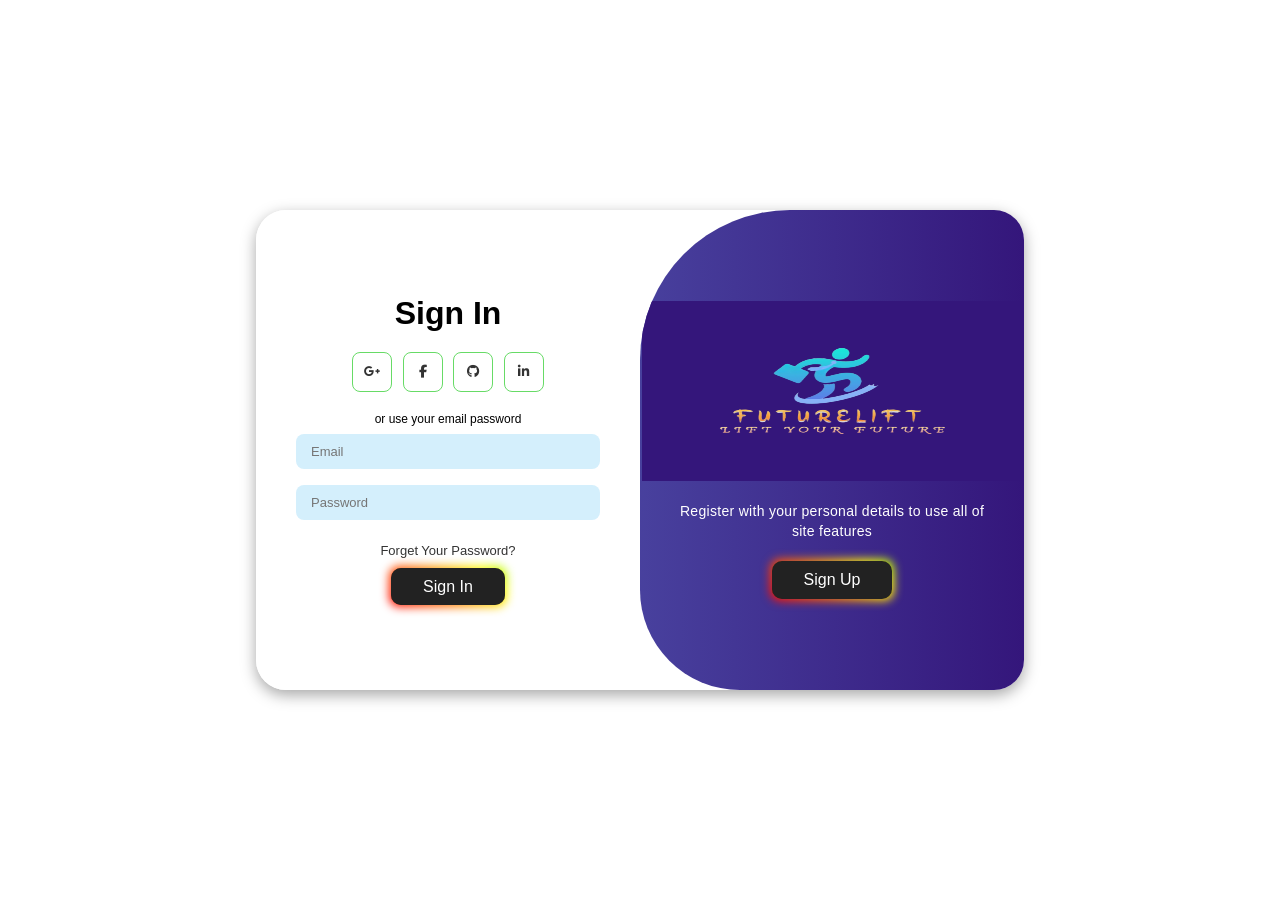
<file: login page/index.html>
<!DOCTYPE html>
<html lang="en">

<head>
    <meta charset="UTF-8">
    <meta name="viewport" content="width=device-width, initial-scale=1.0">
    <link rel="stylesheet" href="https://cdnjs.cloudflare.com/ajax/libs/font-awesome/6.4.2/css/all.min.css">
    <link rel="stylesheet" href="style.css">
    <title>Login Page </title>
</head>

<body>
    <div class="container" id="container">
        <div class="form-container sign-up">
            <form>
                <h1>Create Account</h1>
                <div class="social-icons">
                    <a href="#" class="icon"><i class="fa-brands fa-google-plus-g"></i></a>
                    <a href="#" class="icon"><i class="fa-brands fa-facebook-f"></i></a>
                    <a href="#" class="icon"><i class="fa-brands fa-github"></i></a>
                    <a href="#" class="icon"><i class="fa-brands fa-linkedin-in"></i></a>
                </div>
                <span>or use your email for registeration</span>
                <input type="text" placeholder="Full Name">
                <input type="number" placeholder="Contact Number">
                <input type="email" placeholder="Email">
                <input type="password" placeholder="Password">
                <input type="password" placeholder="Confirom Password">
                <div class="button-85" type="button">Sign Up</button>
                </div>
            </form>
        </div>
        <div class="form-container sign-in">
            <form>
                <h1>Sign In</h1>
                <div class="social-icons">
                    <a href="#" class="icon"><i class="fa-brands fa-google-plus-g"></i></a>
                    <a href="#" class="icon"><i class="fa-brands fa-facebook-f"></i></a>
                    <a href="#" class="icon"><i class="fa-brands fa-github"></i></a>
                    <a href="#" class="icon"><i class="fa-brands fa-linkedin-in"></i></a>
                </div>
                <span>or use your email password</span>
                <input type="email" placeholder="Email">
                <input type="password" placeholder="Password"> 
                <a href="#">Forget Your Password?</a>
                <div class="button-85" type="button">Sign In</button></div>
            </form>
        </div>
        <div class="toggle-container">
            <div class="toggle">
                <div class="toggle-panel toggle-left">
                    <h1>Welcome Back!</h1>
                    <p>Enter your personal details to use all of site features</p>
                    <div class="button-85" id="login" type="button">Sign In</button></div>
                </div>
                <div class="toggle-panel toggle-right">
                    <img src="logo.png" width="380px" height="180px">
                    <p>Register with your personal details to use all of site features</p>
                    <div class="button-85" id ="register" type="button">Sign Up</button>
                    </div>
                </div>
            </div>
        </div>
    </div>

    <script src="script.js"></script>
</body>

</html>
</file>
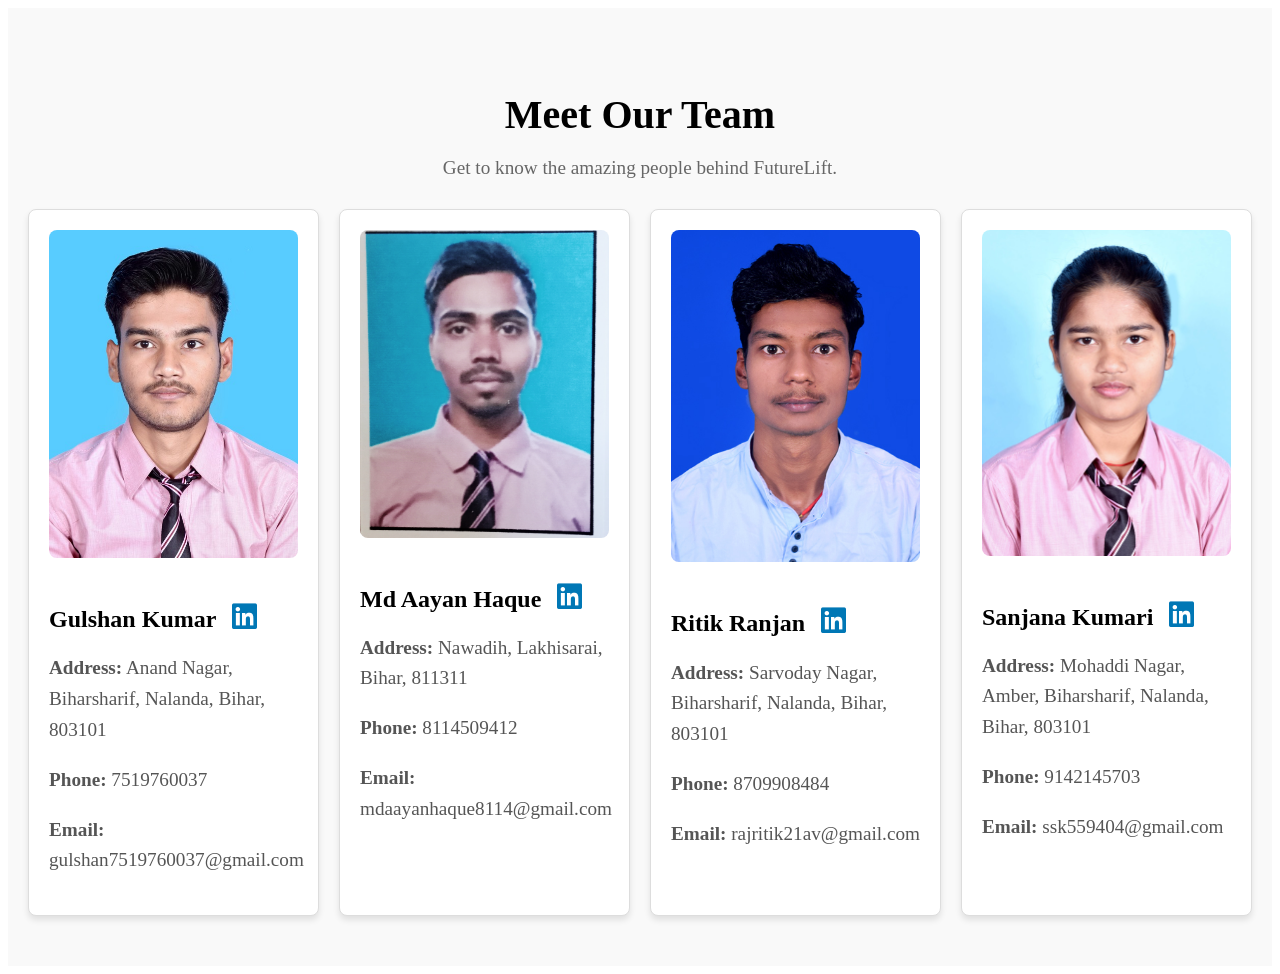
<file: Our Team/index.html>
<!DOCTYPE html>
<html lang="en">
<head>
    <meta charset="UTF-8">
    <meta name="viewport" content="width=device-width, initial-scale=1.0">
    <title>Meet Our Team</title>
    <link href="https://cdnjs.cloudflare.com/ajax/libs/font-awesome/6.0.0/css/all.min.css" rel="stylesheet">

    <link rel="stylesheet" href="style.css">
</head>
<body>
    <section class="our-team">
        <div class="section-header">
            <h2>Meet Our Team</h2>
            <p>Get to know the amazing people behind FutureLift.</p>
        </div>
        <div class="team-grid">
           
            <div class="team-card">
                <img src="gulshan.jpg" alt="Gulshan Kumar">
                <h3>Gulshan Kumar
                    <a href="https://www.linkedin.com/in/gulshan-kumar-6106b722b/" target="_blank">
                        <i class="fab fa-linkedin" style="color:#0077B5;"></i>
                    </a>
                </h3>
                <p><strong>Address:</strong> Anand Nagar, Biharsharif, Nalanda, Bihar, 803101</p>
                <p><strong>Phone:</strong> 7519760037</p>
                <p><strong>Email:</strong> gulshan7519760037@gmail.com</p>
            </div>
            <div class="team-card">
                <img src="aayan.jpg" alt="Md Aayan Haque">
                <h3>Md Aayan Haque
                    <a href="https://www.linkedin.com/in/md-aayan-haque8114/" target="_blank">
                        <i class="fab fa-linkedin" style="color:#0077B5;"></i>
                    </a>
                </h3>
                
                <p><strong>Address:</strong> Nawadih, Lakhisarai, Bihar, 811311</p>
                <p><strong>Phone:</strong> 8114509412</p>
                <p><strong>Email:</strong> mdaayanhaque8114@gmail.com</p>
            </div>
            <div class="team-card">
                <img src="ritik.JPG" alt="Ritik Ranjan">
                <h3>Ritik Ranjan
                    <a href="https://www.linkedin.com/in/ritik-ranjan-15913522a/" target="_blank">
                        <i class="fab fa-linkedin" style="color:#0077B5;"></i>
                    </a>
                </h3>
                <p><strong>Address:</strong> Sarvoday Nagar, Biharsharif, Nalanda, Bihar, 803101</p>
                <p><strong>Phone:</strong> 8709908484</p>
                <p><strong>Email:</strong> rajritik21av@gmail.com</p>
            </div>
            
            <div class="team-card">
                <img src="sanjana.jpg" alt="Sanjana Kumari">
                <h3>Sanjana Kumari
                    <a href="https://www.linkedin.com/in/sanjana-kumari-306082231/" target="_blank">
                        <i class="fab fa-linkedin" style="color:#0077B5;"></i>
                    </a>
                </h3>
                <p><strong>Address:</strong> Mohaddi Nagar, Amber, Biharsharif, Nalanda, Bihar, 803101</p>
                <p><strong>Phone:</strong> 9142145703</p>
                <p><strong>Email:</strong> ssk559404@gmail.com</p>
            </div>
           
           
        </div>
    </section>
</body>
</html>
</file>
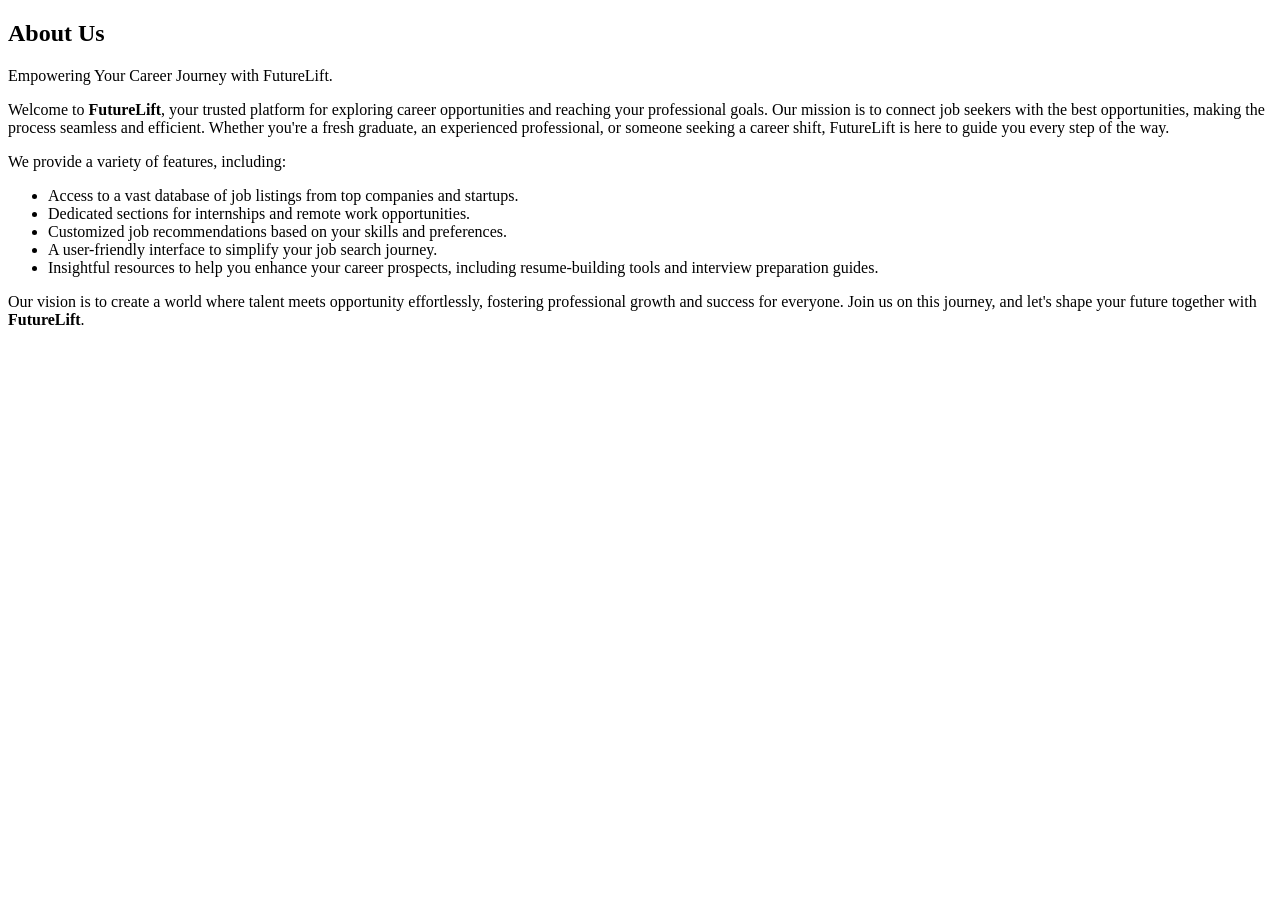
<file: About us/about.html>
<!DOCTYPE html>
<html lang="en">
<head>
    <meta charset="UTF-8">
    <meta name="viewport" content="width=device-width, initial-scale=1.0">
    <title>Document</title>
</head>
<body>
    <section class="about-us">
        <div class="section-header">
            <h2>About Us</h2>
            <p>Empowering Your Career Journey with FutureLift.</p>
        </div>
        <div class="about-content">
            <p>
                Welcome to <strong>FutureLift</strong>, your trusted platform for exploring career opportunities and reaching your professional goals. 
                Our mission is to connect job seekers with the best opportunities, making the process seamless and efficient. 
                Whether you're a fresh graduate, an experienced professional, or someone seeking a career shift, 
                FutureLift is here to guide you every step of the way.
            </p>
            <p>
                We provide a variety of features, including:
            </p>
            <ul>
                <li>Access to a vast database of job listings from top companies and startups.</li>
                <li>Dedicated sections for internships and remote work opportunities.</li>
                <li>Customized job recommendations based on your skills and preferences.</li>
                <li>A user-friendly interface to simplify your job search journey.</li>
                <li>Insightful resources to help you enhance your career prospects, including resume-building tools and interview preparation guides.</li>
            </ul>
            <p>
                Our vision is to create a world where talent meets opportunity effortlessly, fostering professional growth and success for everyone. 
                Join us on this journey, and let's shape your future together with <strong>FutureLift</strong>.
            </p>
        </div>
    </section>
    
</body>
</html>
</file>
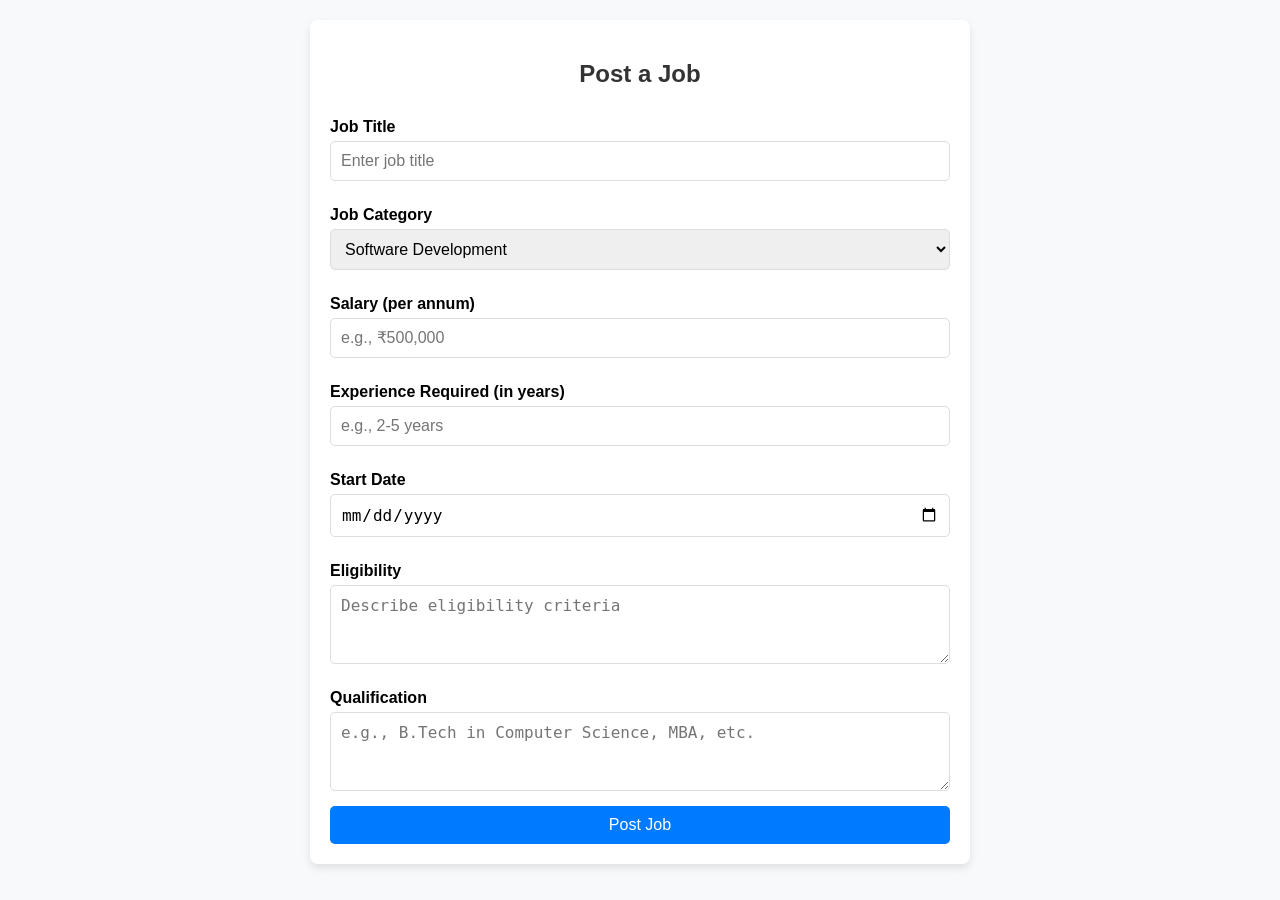
<file: Backend/admin.html>
<!DOCTYPE html>
<html lang="en">
<head>
    <meta charset="UTF-8">
    <meta name="viewport" content="width=device-width, initial-scale=1.0">
    <title>Admin Job Posting</title>
    <style>
        body {
            font-family: Arial, sans-serif;
            margin: 20px;
            padding: 0;
            background-color: #f8f9fa;
        }
        .job-form-container {
            width: 50%;
            margin: 0 auto;
            background: #fff;
            padding: 20px;
            border-radius: 8px;
            box-shadow: 0px 4px 8px rgba(0, 0, 0, 0.1);
        }
        .job-form-container h2 {
            text-align: center;
            color: #333;
        }
        .job-form-container form {
            display: flex;
            flex-direction: column;
        }
        .job-form-container form label {
            margin: 10px 0 5px;
            font-weight: bold;
        }
        .job-form-container form input, 
        .job-form-container form textarea, 
        .job-form-container form select {
            padding: 10px;
            margin-bottom: 15px;
            border: 1px solid #ddd;
            border-radius: 5px;
            font-size: 16px;
        }
        .job-form-container form button {
            padding: 10px 20px;
            border: none;
            background: #007bff;
            color: #fff;
            border-radius: 5px;
            font-size: 16px;
            cursor: pointer;
            transition: 0.3s;
        }
        .job-form-container form button:hover {
            background: #0056b3;
        }
    </style>
</head>
<body>
    <div class="job-form-container">
        <h2>Post a Job</h2>
        <form id="jobForm">
            <label for="jobTitle">Job Title</label>
            <input type="text" id="jobTitle" name="jobTitle" placeholder="Enter job title" required>
            
            <label for="category">Job Category</label>
            <select id="category" name="category">
                <option value="Software Development">Software Development</option>
                <option value="Marketing">Marketing</option>
                <option value="Design">Design</option>
                <option value="Engineering">Engineering</option>
            </select>
            
            <label for="salary">Salary (per annum)</label>
            <input type="text" id="salary" name="salary" placeholder="e.g., ₹500,000" required>
            
            <label for="experience">Experience Required (in years)</label>
            <input type="text" id="experience" name="experience" placeholder="e.g., 2-5 years" required>
            
            <label for="startDate">Start Date</label>
            <input type="date" id="startDate" name="startDate" required>
            
            <label for="eligibility">Eligibility</label>
            <textarea id="eligibility" name="eligibility" rows="3" placeholder="Describe eligibility criteria" required></textarea>
            
            <label for="qualification">Qualification</label>
            <textarea id="qualification" name="qualification" rows="3" placeholder="e.g., B.Tech in Computer Science, MBA, etc." required></textarea>
            
            <button type="submit">Post Job</button>
        </form>
    </div>

    <script>
        document.getElementById('jobForm').addEventListener('submit', async function (e) {
            e.preventDefault();
            const formData = new FormData(e.target);

            const jobData = {};
            formData.forEach((value, key) => {
                jobData[key] = value;
            });

            try {
                const response = await fetch('http://localhost:3000/api/jobs', {
                    method: 'POST',
                    headers: {
                        'Content-Type': 'application/json',
                    },
                    body: JSON.stringify(jobData),
                });

                if (response.ok) {
                    alert('Job posted successfully!');
                    e.target.reset();
                } else {
                    alert('Failed to post job');
                }
            } catch (err) {
                console.error(err);
                alert('An error occurred while posting the job.');
            }
        });
    </script>
</body>
</html>
</file>
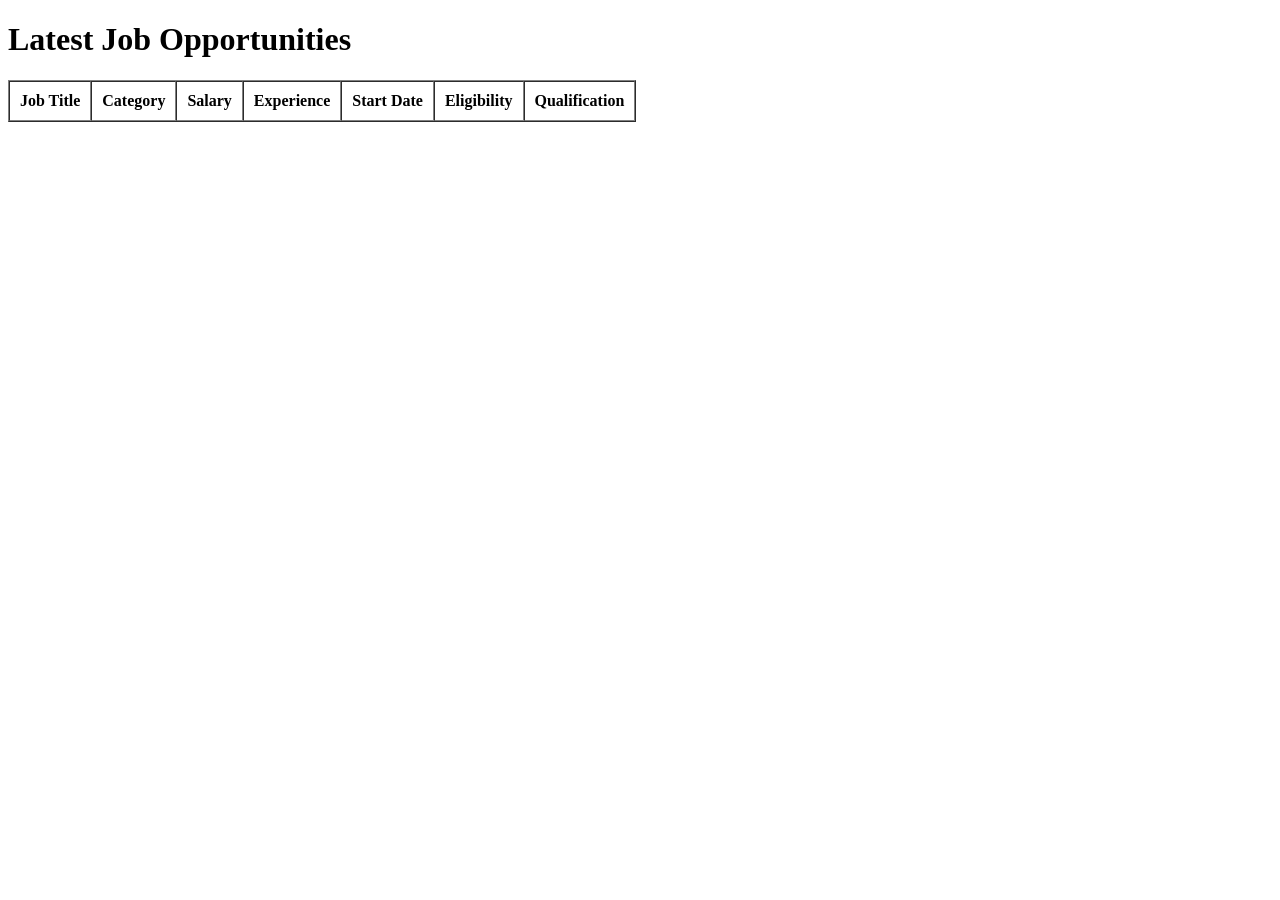
<file: Backend/jobs.html>
<!DOCTYPE html>
<html lang="en">
<head>
    <meta charset="UTF-8">
    <meta name="viewport" content="width=device-width, initial-scale=1.0">
    <title>Job Listings</title>
</head>
<body>
    <h1>Latest Job Opportunities</h1>
    <table border="1" cellpadding="10" cellspacing="0" id="jobsTable">
        <thead>
            <tr>
                <th>Job Title</th>
                <th>Category</th>
                <th>Salary</th>
                <th>Experience</th>
                <th>Start Date</th>
                <th>Eligibility</th>
                <th>Qualification</th>
            </tr>
        </thead>
        <tbody></tbody>
    </table>

    <script>
        async function fetchJobs() {
            try {
                const response = await fetch('http://localhost:3000/api/jobs');
                const jobs = await response.json();
                const tableBody = document.getElementById('jobsTable').querySelector('tbody');
                tableBody.innerHTML = '';
                jobs.forEach(job => {
                    const row = `
                        <tr>
                            <td>${job.jobTitle}</td>
                            <td>${job.category}</td>
                            <td>${job.salary}</td>
                            <td>${job.experience}</td>
                            <td>${new Date(job.startDate).toLocaleDateString()}</td>
                            <td>${job.eligibility}</td>
                            <td>${job.qualification}</td>
                        </tr>`;
                    tableBody.innerHTML += row;
                });
            } catch (err) {
                console.error(err);
                alert('Failed to fetch jobs');
            }
        }
        fetchJobs();
    </script>
</body>
</html>
</file>
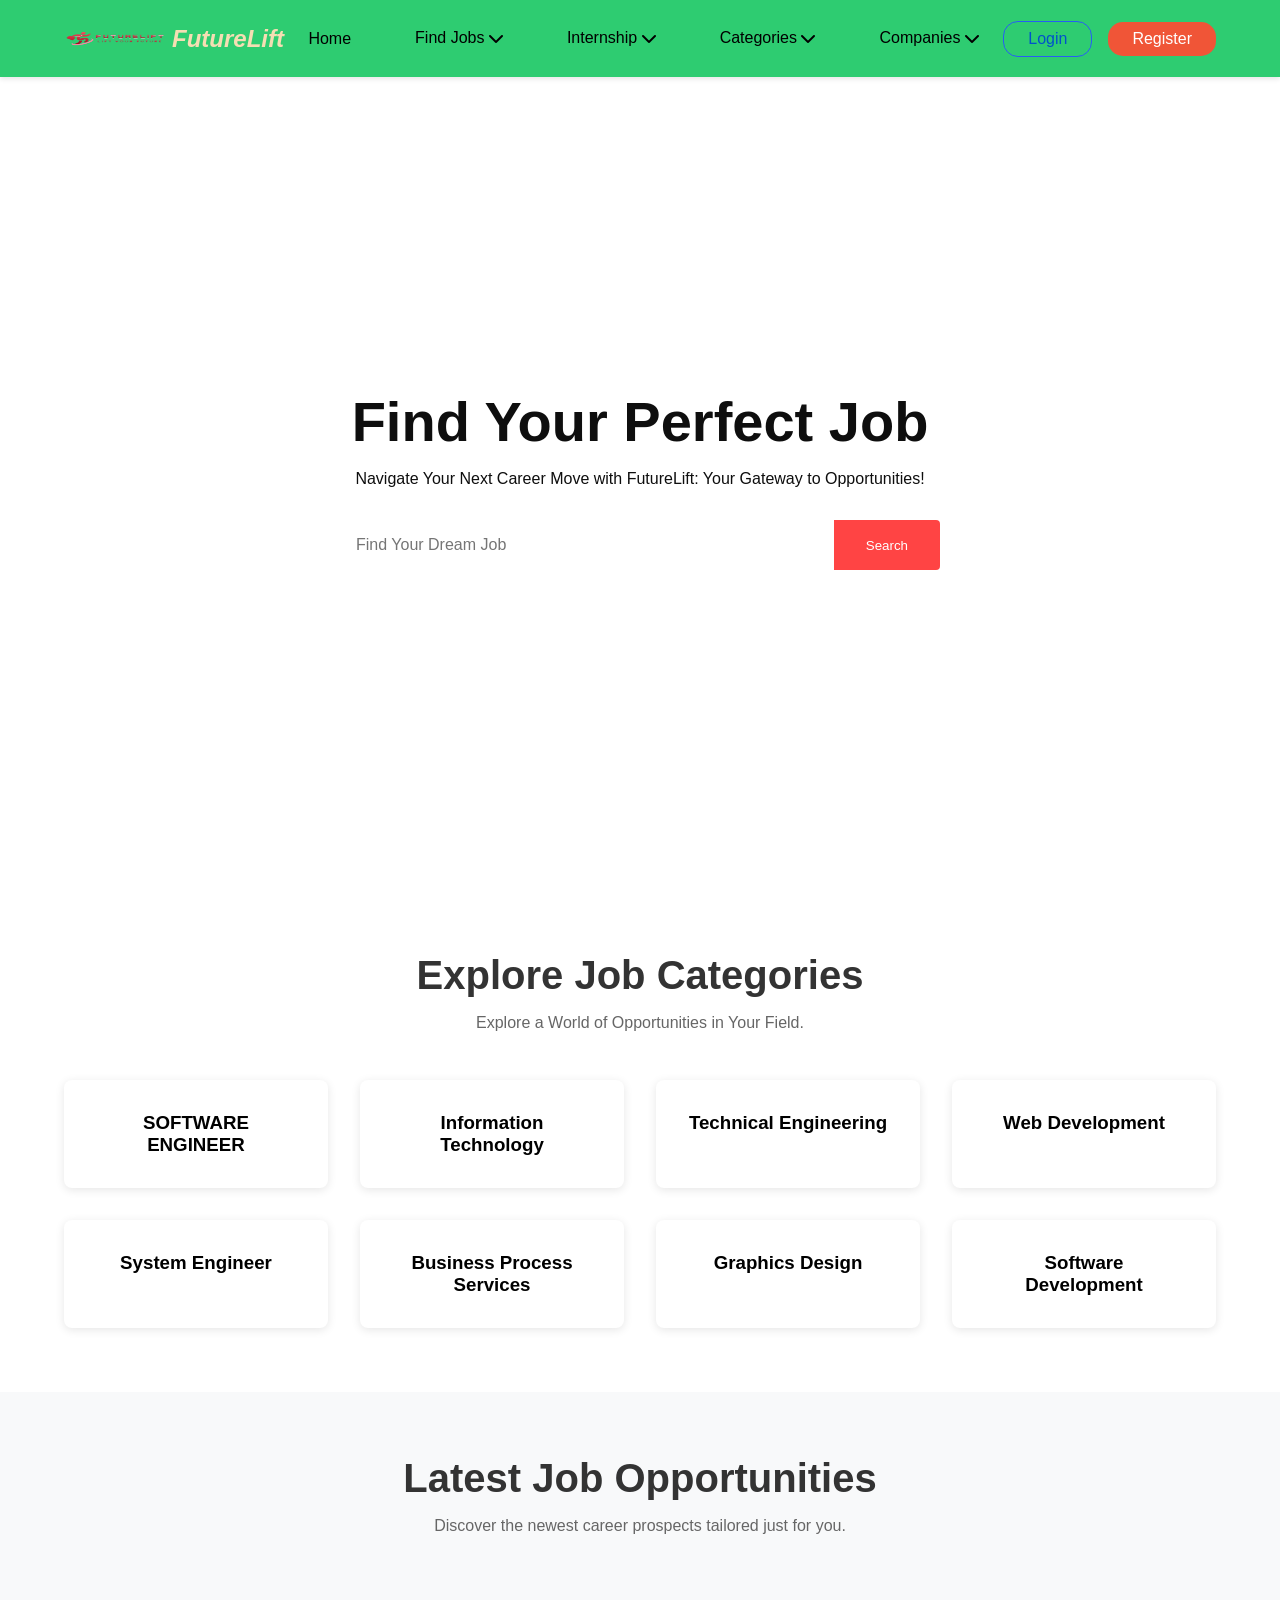
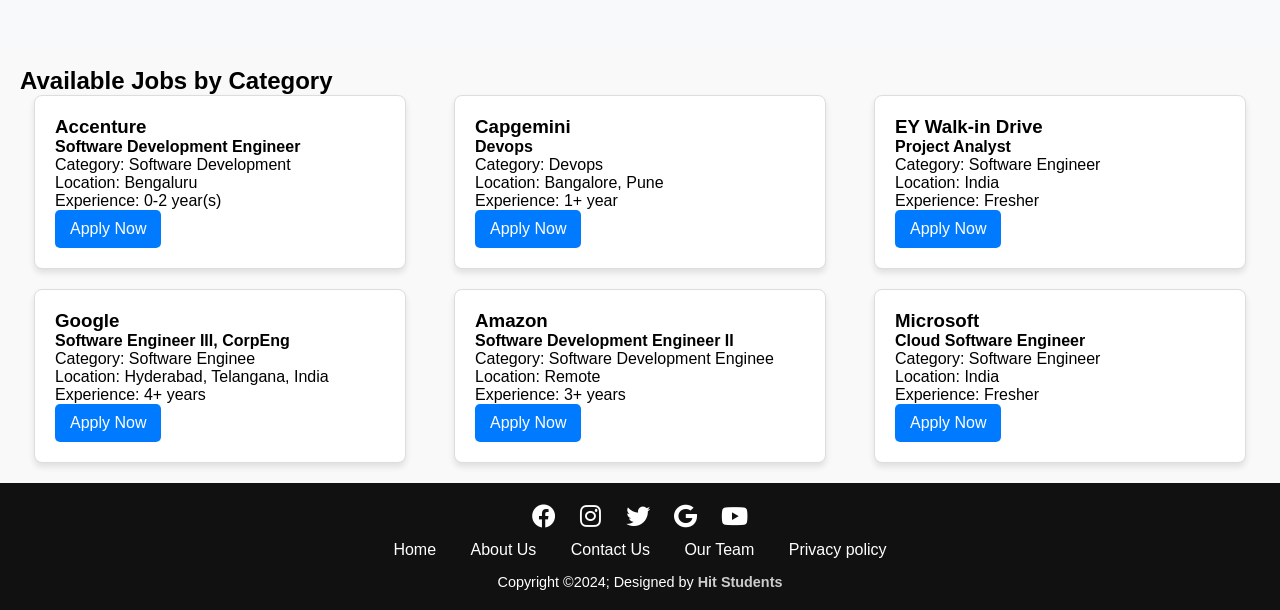
<file: home page/home.html>
<!DOCTYPE html>
<html lang="en">
<head>
    <meta charset="UTF-8">
    <meta name="viewport" content="width=device-width, initial-scale=1.0">
    <title>FutureLift - Lift Your Future</title>
    <link href="https://cdnjs.cloudflare.com/ajax/libs/font-awesome/6.0.0/css/all.min.css" rel="stylesheet">
    <link rel="stylesheet" href="home.css">
    <style>
        
        
    </style>
</head>
<body>
    <nav>
        <a href="home.html" class="logo">
            <img src="logo.png" alt="FutureLift Logo">
            FutureLift
        </a>
        
        <div class="nav-links">
            <a href="#home" class="active">Home</a>
            
            <div class="dropdown">
                <a href="#jobs">Find Jobs <i class="fas fa-chevron-down"></i></a>
                <div class="dropdown-content">
                    <a href="#recent-jobs">Recent Jobs</a>
                    <a href="#remote-jobs">Remote Jobs</a>
                    <a href="#featured-jobs">Featured Jobs</a>
                    <a href="#job-by-location">Jobs by Location</a>
                </div>
            </div>
            
            <div class="dropdown">
                <a href="#internship">Internship <i class="fas fa-chevron-down"></i></a>
                <div class="dropdown-content">
                    <a href="#technical">Technical</a>
                    <a href="#non-technical">Non-Technical</a>
                    <a href="#paid">Paid Internships</a>
                    <a href="#remote">Remote Internships</a>
                </div>
            </div>
            
            <div class="dropdown">
                <a href="#categories">Categories <i class="fas fa-chevron-down"></i></a>
                <div class="dropdown-content">
                    <a href="#software">Software Development</a>
                    <a href="#marketing">Marketing</a>
                    <a href="#design">Design</a>
                    <a href="#engineering">Engineering</a>
                </div>
            </div>
            
            <div class="dropdown">
                <a href="#companies">Companies <i class="fas fa-chevron-down"></i></a>
                <div class="dropdown-content">
                    <a href="#top-companies">Top Companies</a>
                    <a href="#startups">Startups</a>
                    <a href="#mnc">MNCs</a>
                    <a href="#featured-companies">Featured Companies</a>
                </div>
            </div>
        </div>

        <div class="auth-buttons">
            <a href="../login page/index.html " class="login-btn">Login</a>
            <a href="../login page/index.html" class="signup-btn">Register</a>
        </div>

        <div class="mobile-menu">
            <i class="fas fa-bars mobile-menu-icon"></i>
        </div>
    </nav><section class="hero">
        <h1>Find Your Perfect Job</h1>
        <p>Navigate Your Next Career Move with FutureLift: Your Gateway to Opportunities!</p>
        <div class="search-box">
            <input type="text" placeholder="Find Your Dream Job">
            <button>Search</button>
        </div>
    </section>

    <section class="categories">
        <div class="section-header">
            <h2>Explore Job Categories</h2>
            <p>Explore a World of Opportunities in Your Field.</p>
        </div>
        <div class="category-grid">
            <div class="category-card">
                <h3>SOFTWARE ENGINEER</h3>
            </div>
            <div class="category-card">
                <h3>Information Technology</h3>
            </div>
            <div class="category-card">
                <h3>Technical Engineering</h3>
            </div>
            <div class="category-card">
                <h3>Web Development</h3>
            </div>
            <div class="category-card">
                <h3>System Engineer</h3>
            </div>
            <div class="category-card">
                <h3>Business Process Services</h3>
            </div>
            <div class="category-card">
                <h3>Graphics Design</h3>
            </div>
            <div class="category-card">
                <h3>Software Development</h3>
            </div>
        </div>
    </section>

    <section class="latest-jobs">
        <div class="section-header">
            <h2>Latest Job Opportunities</h2>
            <p>Discover the newest career prospects tailored just for you.</p>
        </div>
    </section>
    <section id="job-listings" class="job-section">
        <h2>Available Jobs by Category</h2>
        <div class="job-container">
           <div class="job-card">
              <h3>Accenture</h3>
              <h4>Software Development Engineer</h4>
              <p>Category: Software Development</p>
              <p>Location: Bengaluru</p>
              <p>Experience:  0-2 year(s) </p>
              <a href="https://candidate.accenture.com/8c7f34d7-d0f8-4d82-b3cf-37eaf5c6774c/b2c_1a_signin_ijp_pjp_oidc/oauth2/v2.0/authorize?client_id=915fb3d6-86c9-4170-90d1-fdd807f42f2e&scope=openid%20profile%20offline_access&redirect_uri=https%3A%2F%2Fmycareer.accenture.com&client-request-id=e925e995-79ce-425d-8206-88be9c41c418&response_mode=fragment&response_type=code&x-client-SKU=msal.js.browser&x-client-VER=3.0.2&client_info=1&code_challenge=Kq88uVYjpJngDeoSoVKyeI3D7xJrkVofIVlTugBz__M&code_challenge_method=S256&nonce=1a06aef2-3ece-44e5-833a-481d01e190ae&state=eyJpZCI6ImNlZWY4ODlmLWZhM2UtNDI2NC04ZWFmLTRiMjc2MmNhNzE1YiIsIm1ldGEiOnsiaW50ZXJhY3Rpb25UeXBlIjoicmVkaXJlY3QifX0%3D" class="apply-btn">Apply Now</a>
           </div>
           <div class="job-card">
              <h3>Capgemini</h3>
              <h4>Devops</h4>
              <p>Category: Devops</p>
              <p>Location: Bangalore, Pune</p>
              <p>Experience: 1+ year</p>
              <a href="https://careers.capgemini.com/job/Pune-Devops/1146786901/?feedId=388633&utm_source=CareerSite&tcsource=apply" class="apply-btn">Apply Now</a>
           </div>
           <div class="job-card">
            <h3>EY Walk-in Drive</h3>
            <h4>Project Analyst</h4>
            <p>Category: Software Engineer</p>
            <p>Location: India</p>
            <p>Experience: Fresher</p>
            <a href="https://fresheropenings.com/ey-walk-in-drive-2024/" class="apply-btn">Apply Now</a>
          </div>
          <div class="job-card">
            <h3>Google</h3>
            <h4>Software Engineer III, CorpEng</h4>
            <p>Category: Software Enginee</p>
            <p>Location: Hyderabad, Telangana, India</p>
            <p>Experience: 4+ years</p>
            <a href="https://www.google.com/about/careers/applications/jobs/results/97411123313025734-software-engineer-iii-corpeng?location=India" class="apply-btn">Apply Now</a>
          </div>
          <div class="job-card">
            <h3>Amazon</h3>
            <h4>Software Development Engineer II</h4>
            <p>Category: Software Development Enginee</p>
            <p>Location: Remote</p>
            <p>Experience: 3+ years</p>
            <a href="https://www.amazon.jobs/en/jobs/2842379/software-development-engineer-ii-amazon-customer-service" class="apply-btn">Apply Now</a>
          </div>
          <div class="job-card">
            <h3>Microsoft</h3>
            <h4>Cloud Software Engineer</h4>
            <p>Category: Software Engineer</p>
            <p>Location: India</p>
            <p>Experience: Fresher</p>
            <a href="https://careers.microsoft.com/v2/global/en/home.html" class="apply-btn">Apply Now</a>
          </div>
           <!-- Add more job cards as needed -->
        </div>
     </section>
    
        <footer class="footer">
            <div class="social-media">
                <a href="#"><i class="fab fa-facebook"></i></a>
                <a href="#"><i class="fab fa-instagram"></i></a>
                <a href="#"><i class="fab fa-twitter"></i></a>
                <a href="#"><i class="fab fa-google"></i></a>
                <a href="#"><i class="fab fa-youtube"></i></a>
            </div>
            <div class="footer-links">
                <a href="../home page/home.html">Home</a>
                <a href="../About us/about.html">About Us</a>
                <a href="../conatct us/contact.html">Contact Us</a>
                <a href="../Our Team/index.html">Our Team</a>
                <a href="../Privacy Policy/privacy.html">Privacy policy</a>
            </div>
            <div class="footer-bottom">
                <p>Copyright ©2024; Designed by <strong>Hit Students</strong></p>
            </div>
        </footer>
    
    
    <script src="home.js"></script>
</body>
</html>
</file>
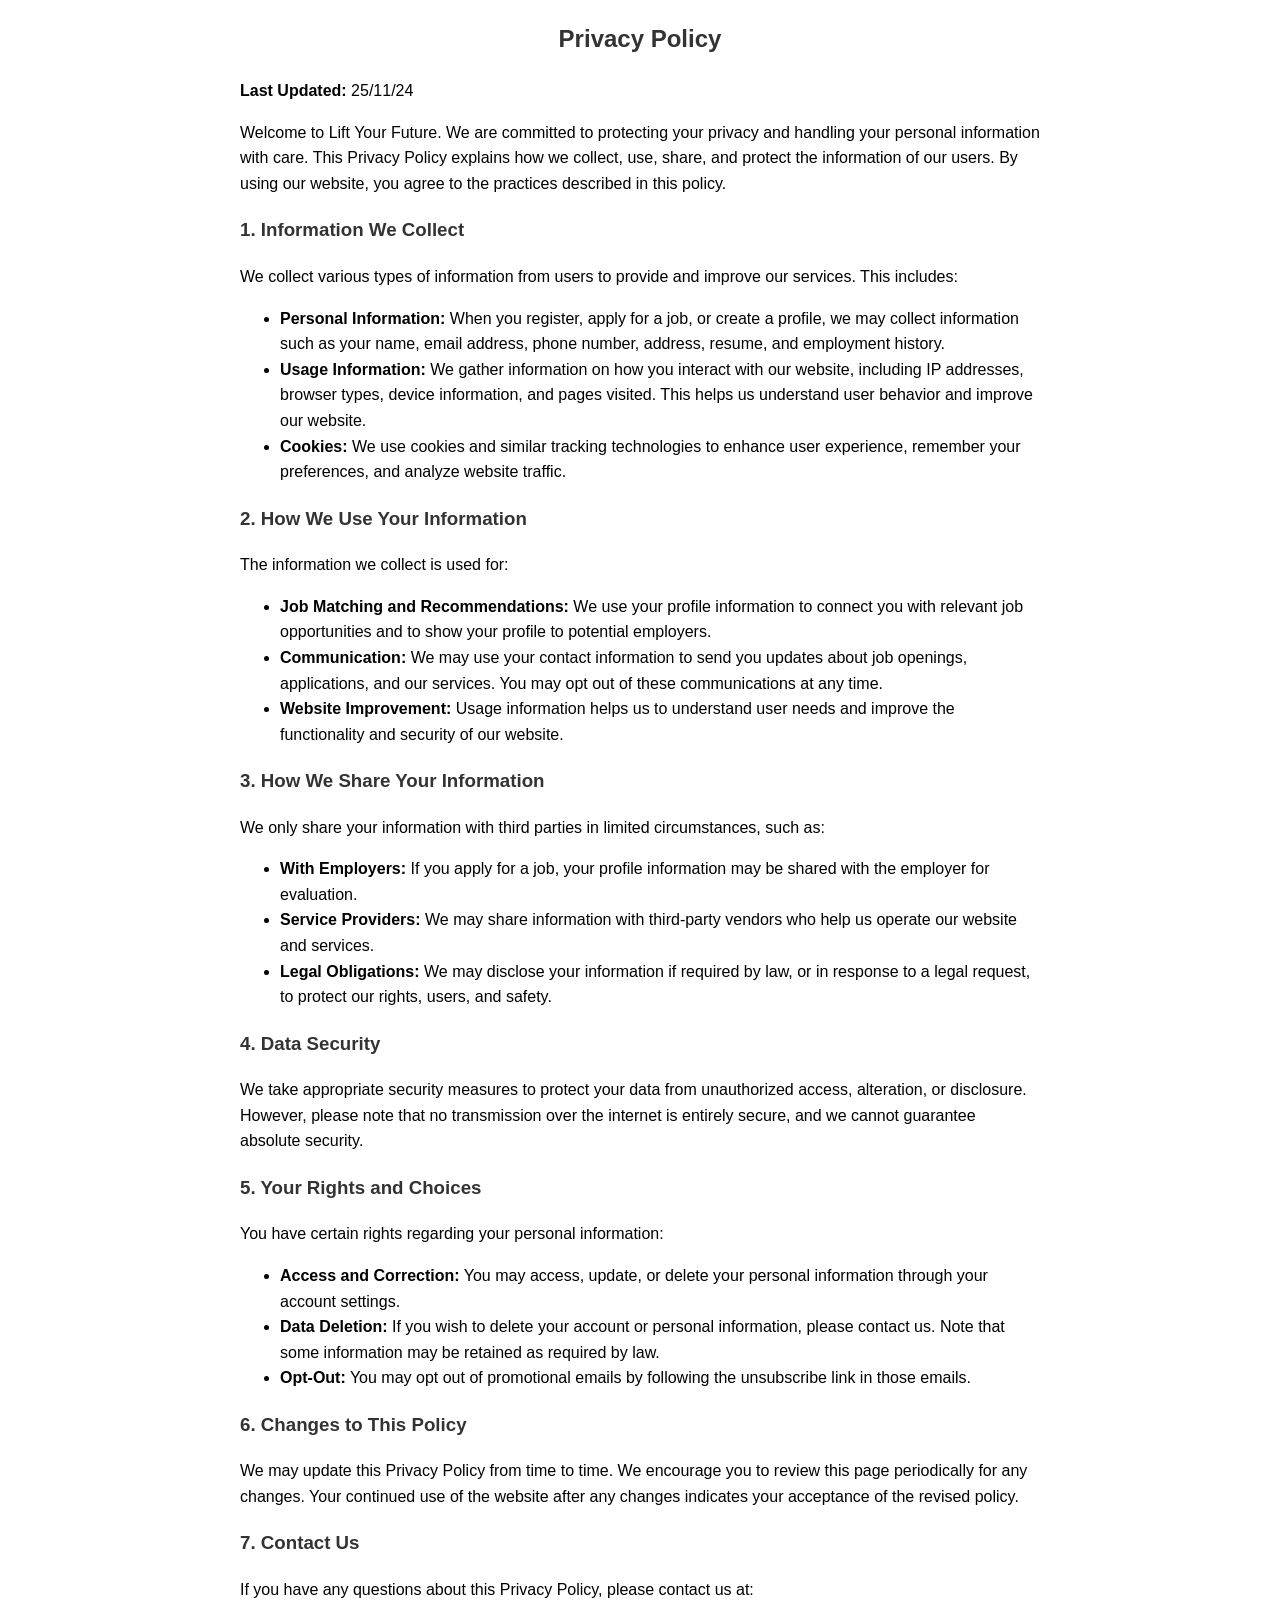
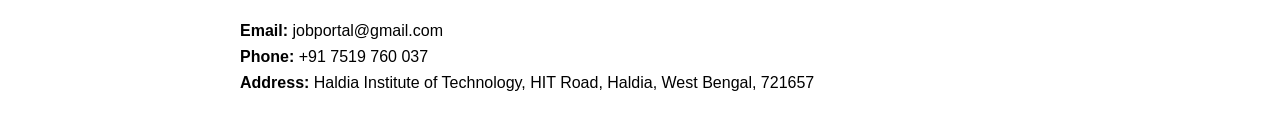
<file: Privacy Policy/privacy.html>
<!DOCTYPE html>
<html lang="en">
<head>
    <meta charset="UTF-8">
    <meta name="viewport" content="width=device-width, initial-scale=1.0">
    <link rel="stylesheet" href="privacy.css">
    <title>Privacy Policy</title>
    
</head>
<body>
    <div class="content">
        <h2>Privacy Policy</h2>
        <p><strong>Last Updated:</strong> 25/11/24</p>

        <p>Welcome to Lift Your Future. We are committed to protecting your privacy and handling your personal information with care. This Privacy Policy explains how we collect, use, share, and protect the information of our users. By using our website, you agree to the practices described in this policy.</p>

        <h3>1. Information We Collect</h3>
        <p>We collect various types of information from users to provide and improve our services. This includes:</p>
        <ul>
            <li><strong>Personal Information:</strong> When you register, apply for a job, or create a profile, we may collect information such as your name, email address, phone number, address, resume, and employment history.</li>
            <li><strong>Usage Information:</strong> We gather information on how you interact with our website, including IP addresses, browser types, device information, and pages visited. This helps us understand user behavior and improve our website.</li>
            <li><strong>Cookies:</strong> We use cookies and similar tracking technologies to enhance user experience, remember your preferences, and analyze website traffic.</li>
        </ul>

        <h3>2. How We Use Your Information</h3>
        <p>The information we collect is used for:</p>
        <ul>
            <li><strong>Job Matching and Recommendations:</strong> We use your profile information to connect you with relevant job opportunities and to show your profile to potential employers.</li>
            <li><strong>Communication:</strong> We may use your contact information to send you updates about job openings, applications, and our services. You may opt out of these communications at any time.</li>
            <li><strong>Website Improvement:</strong> Usage information helps us to understand user needs and improve the functionality and security of our website.</li>
        </ul>

        <h3>3. How We Share Your Information</h3>
        <p>We only share your information with third parties in limited circumstances, such as:</p>
        <ul>
            <li><strong>With Employers:</strong> If you apply for a job, your profile information may be shared with the employer for evaluation.</li>
            <li><strong>Service Providers:</strong> We may share information with third-party vendors who help us operate our website and services.</li>
            <li><strong>Legal Obligations:</strong> We may disclose your information if required by law, or in response to a legal request, to protect our rights, users, and safety.</li>
        </ul>

        <h3>4. Data Security</h3>
        <p>We take appropriate security measures to protect your data from unauthorized access, alteration, or disclosure. However, please note that no transmission over the internet is entirely secure, and we cannot guarantee absolute security.</p>

        <h3>5. Your Rights and Choices</h3>
        <p>You have certain rights regarding your personal information:</p>
        <ul>
            <li><strong>Access and Correction:</strong> You may access, update, or delete your personal information through your account settings.</li>
            <li><strong>Data Deletion:</strong> If you wish to delete your account or personal information, please contact us. Note that some information may be retained as required by law.</li>
            <li><strong>Opt-Out:</strong> You may opt out of promotional emails by following the unsubscribe link in those emails.</li>
        </ul>

        <h3>6. Changes to This Policy</h3>
        <p>We may update this Privacy Policy from time to time. We encourage you to review this page periodically for any changes. Your continued use of the website after any changes indicates your acceptance of the revised policy.</p>

        <h3>7. Contact Us</h3>
        <p>If you have any questions about this Privacy Policy, please contact us at:</p>
        <p>
            <strong>Email:</strong> jobportal@gmail.com <br>
            <strong>Phone:</strong> +91 7519 760 037 <br>
            <strong>Address:</strong> Haldia Institute of Technology, HIT Road, Haldia, West Bengal, 721657
        </p>
    </div>
</body>
</html>
</file>
<file: login page/style.css>
@import url('https://fonts.googleapis.com/css2?family=Montserrat+Subrayada:wght@400;700&family=Poppins:wght@100&display=swap');

*{
    margin: 0;
    padding: 0;
    box-sizing: border-box;
    font-family: 'Montserrat', sans-serif;
}

body{
    background-color: #c9d6ff;
    background: linear-gradient(to right, #e2e2e2, #c9d6ff);
    display: flex;
    align-items: center;
    justify-content: center;
    flex-direction: column;
    height: 100vh;
    background-image: url(https://images.unsplash.com/photo-1522836924445-4478bdeb860c?q=80&w=2069&auto=format&fit=crop&ixlib=rb-4.0.3&ixid=M3wxMjA3fDB8MHxwaG90by1wYWdlfHx8fGVufDB8fHx8fA%3D%3D);
    background-size: 100% 100%;
}

.container{
    background-color: #fff;
    border-radius: 30px;
    box-shadow: 0 5px 15px rgba(0, 0, 0, 0.35);
    position: relative;
    overflow: hidden;
    width: 768px;
    max-width: 100%;
    min-height: 480px;
}

.container p{
    font-size: 14px;
    line-height: 20px;
    letter-spacing: 0.3px;
    margin: 20px 0;
}

.container span{
    font-size: 12px;
}

.container a{
    color: #333;
    font-size: 13px;
    text-decoration: none;
    margin: 15px 0 10px;
}

/*.container button{
    background-color: #512da8;
    color: #fff;
    font-size: 12px;
    padding: 10px 45px;
    border: 1px solid transparent;
    border-radius: 8px;
    font-weight: 600;
    letter-spacing: 0.5px;
    text-transform: uppercase;
    margin-top: 10px;
    cursor: pointer;*/
   
 .button-85 {
  padding: 0.6em 2em;
  border: none;
  outline: none;
  color: rgb(255, 255, 255);
  background: #111;
  cursor: pointer;
  position: relative;
  z-index: 0;
  border-radius: 10px;
  user-select: none;
  -webkit-user-select: none;
  touch-action: manipulation;
}

.button-85:before {
  content: "";
  background: linear-gradient(
    45deg,
    #ff0000,
    #ff7300,
    #fffb00,
    #48ff00,
    #00ffd5,
    #002bff,
    #7a00ff,
    #ff00c8,
    #ff0000
  );
  position: absolute;
  top: -2px;
  left: -2px;
  background-size: 400%;
  z-index: -1;
  filter: blur(5px);
  -webkit-filter: blur(5px);
  width: calc(100% + 4px);
  height: calc(100% + 4px);
  animation: glowing-button-85 20s linear infinite;
  transition: opacity 0.3s ease-in-out;
  border-radius: 10px;
}

@keyframes glowing-button-85 {
  0% {
    background-position: 0 0;
  }
  50% {
    background-position: 400% 0;
  }
  100% {
    background-position: 0 0;
  }
}

.button-85:after {
  z-index: -1;
  content: "";
  position: absolute;
  width: 100%;
  height: 100%;
  background: #222;
  left: 0;
  top: 0;
  border-radius: 10px;
}


/*.container button.hidden{
    background-color: transparent;
    border-color: #fff;
}
*/
.container form{
    background-color: #fff;
    display: flex;
    align-items: center;
    justify-content: center;
    flex-direction: column;
    padding: 0 40px;
    height: 100%;
}

.container input{
    background-color: #d4effc;
    border: none;
    margin: 8px 0;
    padding: 10px 15px;
    font-size: 13px;
    border-radius: 8px;
    width: 100%;
    outline: none;
}

.form-container{
    position: absolute;
    top: 0;
    height: 100%;
    transition: all 0.6s ease-in-out;
}

.sign-in{
    left: 0;
    width: 50%;
    z-index: 2;
}

.container.active .sign-in{
    transform: translateX(100%);
}

.sign-up{
    left: 0;
    width: 50%;
    opacity: 0;
    z-index: 1;
}

.container.active .sign-up{
    transform: translateX(100%);
    opacity: 1;
    z-index: 5;
    animation: move 0.6s;
}

@keyframes move{
    0%, 49.99%{
        opacity: 0;
        z-index: 1;
    }
    50%, 100%{
        opacity: 1;
        z-index: 5;
    }
}

.social-icons{
    margin: 20px 0;
}

.social-icons a{
    border: 1px solid #67db66;
    border-radius: 20%;
    display: inline-flex;
    justify-content: center;
    align-items: center;
    margin: 0 3px;
    width: 40px;
    height: 40px;
}

.toggle-container{
    position: absolute;
    top: 0;
    left: 50%;
    width: 50%;
    height: 100%;
    overflow: hidden;
    transition: all 0.6s ease-in-out;
    border-radius: 150px 0 0 100px;
    z-index: 1000;
}

.container.active .toggle-container{
    transform: translateX(-100%);
    border-radius: 0 150px 100px 0;
}

.toggle{
    background-color:#5c6bc0;
    height: 100%;
    background: linear-gradient(to right, #5c6bc0, #34167b);
    color: #fff;
    position: relative;
    left: -100%;
    height: 100%;
    width: 200%;
    transform: translateX(0);
    transition: all 0.6s ease-in-out;
}

.container.active .toggle{
    transform: translateX(50%);
}

.toggle-panel{
    position: absolute;
    width: 50%;
    height: 100%;
    display: flex;
    align-items: center;
    justify-content: center;
    flex-direction: column;
    padding: 0 30px;
    text-align: center;
    top: 0;
    transform: translateX(0);
    transition: all 0.6s ease-in-out;
}

.toggle-left{
    transform: translateX(-200%);
}

.container.active .toggle-left{
    transform: translateX(0);
}

.toggle-right{
    right: 0;
    transform: translateX(0);
}

.container.active .toggle-right{
    transform: translateX(200%);
}
</file>
<file: Our Team/style.css>
.our-team {
    padding: 50px 20px;
    background-color: #f9f9f9;
    text-align: center;
    /* background-image: url("https://media.istockphoto.com/id/2158226013/photo/business-people-working-with-a-digital-tablet-in-a-meeting.webp?a=1&b=1&s=612x612&w=0&k=20&c=YBqxJ7LZ0aXLOmJznpAo4J_j1CzbJjKCtp7Lj4-KqyE=");
    background-size: cover; */
}

.our-team .section-header h2 {
    font-size: 2.5em;
    margin-bottom: 10px;
}

.our-team .section-header p {
    font-size: 1.2em;
    color: #666;
}

.team-grid {
    display: grid;
    grid-template-columns: repeat(auto-fit, minmax(250px, 1fr));
    gap: 20px;
    margin-top: 30px;
}

.team-card {
    background: #fff;
    border: 1px solid #ddd;
    border-radius: 8px;
    padding: 20px;
    text-align: left;
    box-shadow: 0 4px 6px rgba(0, 0, 0, 0.1);
}

.team-card img {
    width: 100%;
    border-radius: 8px;
    margin-bottom: 15px;
}

.team-card h3 {
    font-size: 1.5em;
    margin-bottom: 10px;
}

.team-card p {
    font-size: 1.2em;
    color: #555;
    line-height: 1.6;
}
.team-card h3 a {
    margin-left: 10px;
    font-size: 1.2em;
    text-decoration: none;
}

.team-card h3 a:hover {
    color: #005582; /* Slightly darker LinkedIn blue for hover effect */
}
</file>
<file: home page/home.css>
* {
    margin: 0;
    padding: 0;
    box-sizing: border-box;
    font-family: -apple-system, BlinkMacSystemFont, 'Segoe UI', Roboto, Oxygen, Ubuntu, Cantarell, sans-serif;
}

/* Navigation */
nav {
    display: flex;
    justify-content: space-between;
    align-items: center;
    padding: 1rem 5%;
    background:#2ecc71;
    box-shadow: 0 2px 5px rgba(0,0,0,0.1);
    position: fixed;
    width: 100%;
    top: 0;
    z-index: 1000;
}

.logo {
    display: flex;
    align-items: center;
    gap: 0.5rem;
    font-size: 1.5rem;
    color:wheat;
    font-weight: bold;
    font-style: italic;
    text-decoration:solid;
}

.logo img {
    width: 100px;
    height: 45px;
}

.nav-links {
    display: flex;
    gap: 2rem;
    align-items: center;
}

.nav-links a {
    text-decoration: none;
    color: black;
    font-weight: 500;
    padding: 0.4rem 1rem;
    border-radius: 4px;
    transition: all 0.3s ease;
}

.nav-links a:hover {
    background: #f0f0f0;
    /* color: ; */
}

/* .nav-links a.active {
    color: #0052cc;
    /* background: #e6f0ff; } */


.auth-buttons {
    display: flex;
    gap: 1rem;
    align-items: center;
}

.login-btn, .signup-btn {
    padding: 0.5rem 1.5rem;
    border-radius: 15px;
    text-decoration: none;
    font-weight: 500;
    transition: all 0.3s ease;
}

.login-btn {
    color: #0052cc;
    border: 1px solid #275df5;
   
}

.login-btn:hover {
    background: #e6f0ff;
}

.signup-btn {
    background: #f05537;
    border-color: #f05537;
    
    color: white;
}

.signup-btn:hover {
    background: orangered;
}

.mobile-menu {
    display: none;
    cursor: pointer;
}

.mobile-menu-icon {
    font-size: 1.5rem;
    color: #333;
}

/* Add padding to body to account for fixed navbar */
body {
    padding-top: 70px;
}

/* Mobile Menu Styles */
@media (max-width: 1024px) {
    .nav-links, .auth-buttons {
        display: none;
    }

    .mobile-menu {
        display: block;
    }

    .nav-links.active {
        display: flex;
        flex-direction: column;
        position: absolute;
        top: 70px;
        left: 0;
        right: 0;
        background: white;
        padding: 1rem;
        box-shadow: 0 2px 5px rgba(0,0,0,0.1);
        text-align: center;
    }

    .auth-buttons.active {
        display: flex;
        flex-direction: column;
        width: 100%;
        padding: 1rem;
    }

    .nav-links a {
        width: 100%;
        padding: 1rem;
    }

    .login-btn, .signup-btn {
        width: 100%;
        text-align: center;
        margin: 0.5rem 0;
    }
}
/* Hero Section */
.hero {
    background: linear-gradient(rgba(0,0,0,0.5), rgba(14, 13, 13, 0.5)), url('/api/placeholder/1920/1080');
    background-image: url("https://images.unsplash.com/photo-1517245386807-bb43f82c33c4?q=80&w=2070&auto=format&fit=crop&ixlib=rb-4.0.3&ixid=M3wxMjA3fDB8MHxwaG90by1wYWdlfHx8fGVufDB8fHx8fA%3D%3D");
    background-size: cover;
    background-position: center;
    height: 91vh;
    display: flex;
    flex-direction: column;
    justify-content: center;
    align-items: center;
    text-align: center;
    color: rgb(14, 14, 14);
    padding: 0 1rem;
}

.hero h1 {
    font-size: 3.5rem;
    margin-bottom: 1rem;
}

.search-box {
    display: flex;
    max-width: 600px;
    width: 100%;
    margin-top: 2rem;
}

.search-box input {
    flex: 1;
    padding: 1rem;
    border: none;
    border-radius: 4px 0 0 4px;
    font-size: 1rem;
}

.search-box button {
    padding: 1rem 2rem;
    background: #ff4444;
    color: white;
    border: none;
    border-radius: 0 4px 4px 0;
    cursor: pointer;
}

/* Categories Section */
.categories {
    padding: 4rem 5%;
}

.section-header {
    text-align: center;
    margin-bottom: 3rem;
}

.section-header h2 {
    font-size: 2.5rem;
    color: #333;
    margin-bottom: 1rem;
}

.section-header p {
    color: #666;
}

.category-grid {
    display: grid;
    grid-template-columns: repeat(auto-fit, minmax(250px, 1fr));
    gap: 2rem;
}

.category-card {
    background: white;
    padding: 2rem;
    border-radius: 8px;
    text-align: center;
    box-shadow: 0 2px 10px rgba(0,0,0,0.1);
    transition: transform 0.3s ease;
    cursor: pointer;
}

.category-card:hover {
    transform: translateY(-5px);
    background-color: #00d4ff;
}

/* Latest Jobs Section */
.latest-jobs {
    background: #f8f9fa;
    padding: 4rem 5%;
    /* background-image: url("https://plus.unsplash.com/premium_photo-1661328090120-a6ef40841abe?q=80&w=2070&auto=format&fit=crop&ixlib=rb-4.0.3&ixid=M3wxMjA3fDB8MHxwaG90by1wYWdlfHx8fGVufDB8fHx8fA%3D%3D");
    background-size: cover; */
}
.job-section {
    padding: 20px;
    background-color: #f9f9f9;
}

.job-container {
    display: flex;                /* Enables Flexbox */
    flex-wrap: wrap;              /* Ensures wrapping on smaller screens */
    justify-content: space-around; /* Distributes space evenly */
    gap: 20px;                    /* Adds spacing between job cards */
}

.job-card {
    background-color: white;
    border: 1px solid #ddd;
    border-radius: 8px;
    box-shadow: 0 4px 6px rgba(0, 0, 0, 0.1);
    padding: 20px;
    width: 30%;                   /* Adjust this for card width */
    min-width: 250px;             /* Minimum width to handle small screens */
    box-sizing: border-box;
    transition: transform 0.2s;
}

.job-card:hover {
    transform: translateY(-5px);  /* Slight hover effect */
    background-color: #00d4ff;
}
/* .category-card:hover {
    transform: translateY(-5px);
    background-color: #00d4ff;
} */

.apply-btn {
    display: inline-block;
    padding: 10px 15px;
    background-color: #007bff;
    color: white;
    text-decoration: none;
    border-radius: 5px;
    text-align: center;
}

.apply-btn:hover {
    background-color: #0056b3;
}

@media (max-width: 768px) {
    .nav-links {
        display: none;
    }

    .hero h1 {
        font-size: 2.5rem;
    }
}

/* Rest of your existing styles... */

/* Add styles for dropdown */
.dropdown {
    position: relative;
    display: inline-block;
}

.dropdown-content {
    display: none;
    position: absolute;
    background-color: white;
    min-width: 200px;
    box-shadow: 0 8px 16px rgba(0,0,0,0.1);
    border-radius: 4px;
    padding: 0.5rem 0;
    z-index: 1;
}

.dropdown:hover .dropdown-content {
    display: block;
}

.dropdown-content a {
    color: #333;
    padding: 0.75rem 1rem;
    text-decoration: none;
    display: block;
    transition: all 0.3s ease;
}

.dropdown-content a:hover {
    background-color: #f0f0f0;
    color: #0052cc;
}
.footer {
    background-color: #111;
    color: #fff;
    text-align: center;
    padding: 20px 0;
}

.social-media a {
    margin: 0 10px;
    color: #fff;
    font-size: 1.5em;
    text-decoration: none;
}

.social-media a:hover {
    color: #007bff;
}

.footer-links {
    margin-top: 10px;
}

.footer-links a {
    margin: 0 15px;
    color: #fff;
    text-decoration: none;
    font-size: 1em;
}

.footer-links a:hover {
    color: #007bff;
}

.footer-bottom {
    margin-top: 15px;
    font-size: 0.9em;
}

.footer-bottom strong {
    color: #ccc;
}

/* Your existing hero, categories, and other section styles remain the same */
</file>
<file: Privacy Policy/privacy.css>
body {
    font-family: Arial, sans-serif;
    margin: 20px;
    line-height: 1.6;
}
h2, h3 {
    color: #333;
}
h2 {
    text-align: center;
}
.content {
    max-width: 800px;
    margin: auto;
}
.content p, .content pre {
    margin-bottom: 15px;
}
</file>
